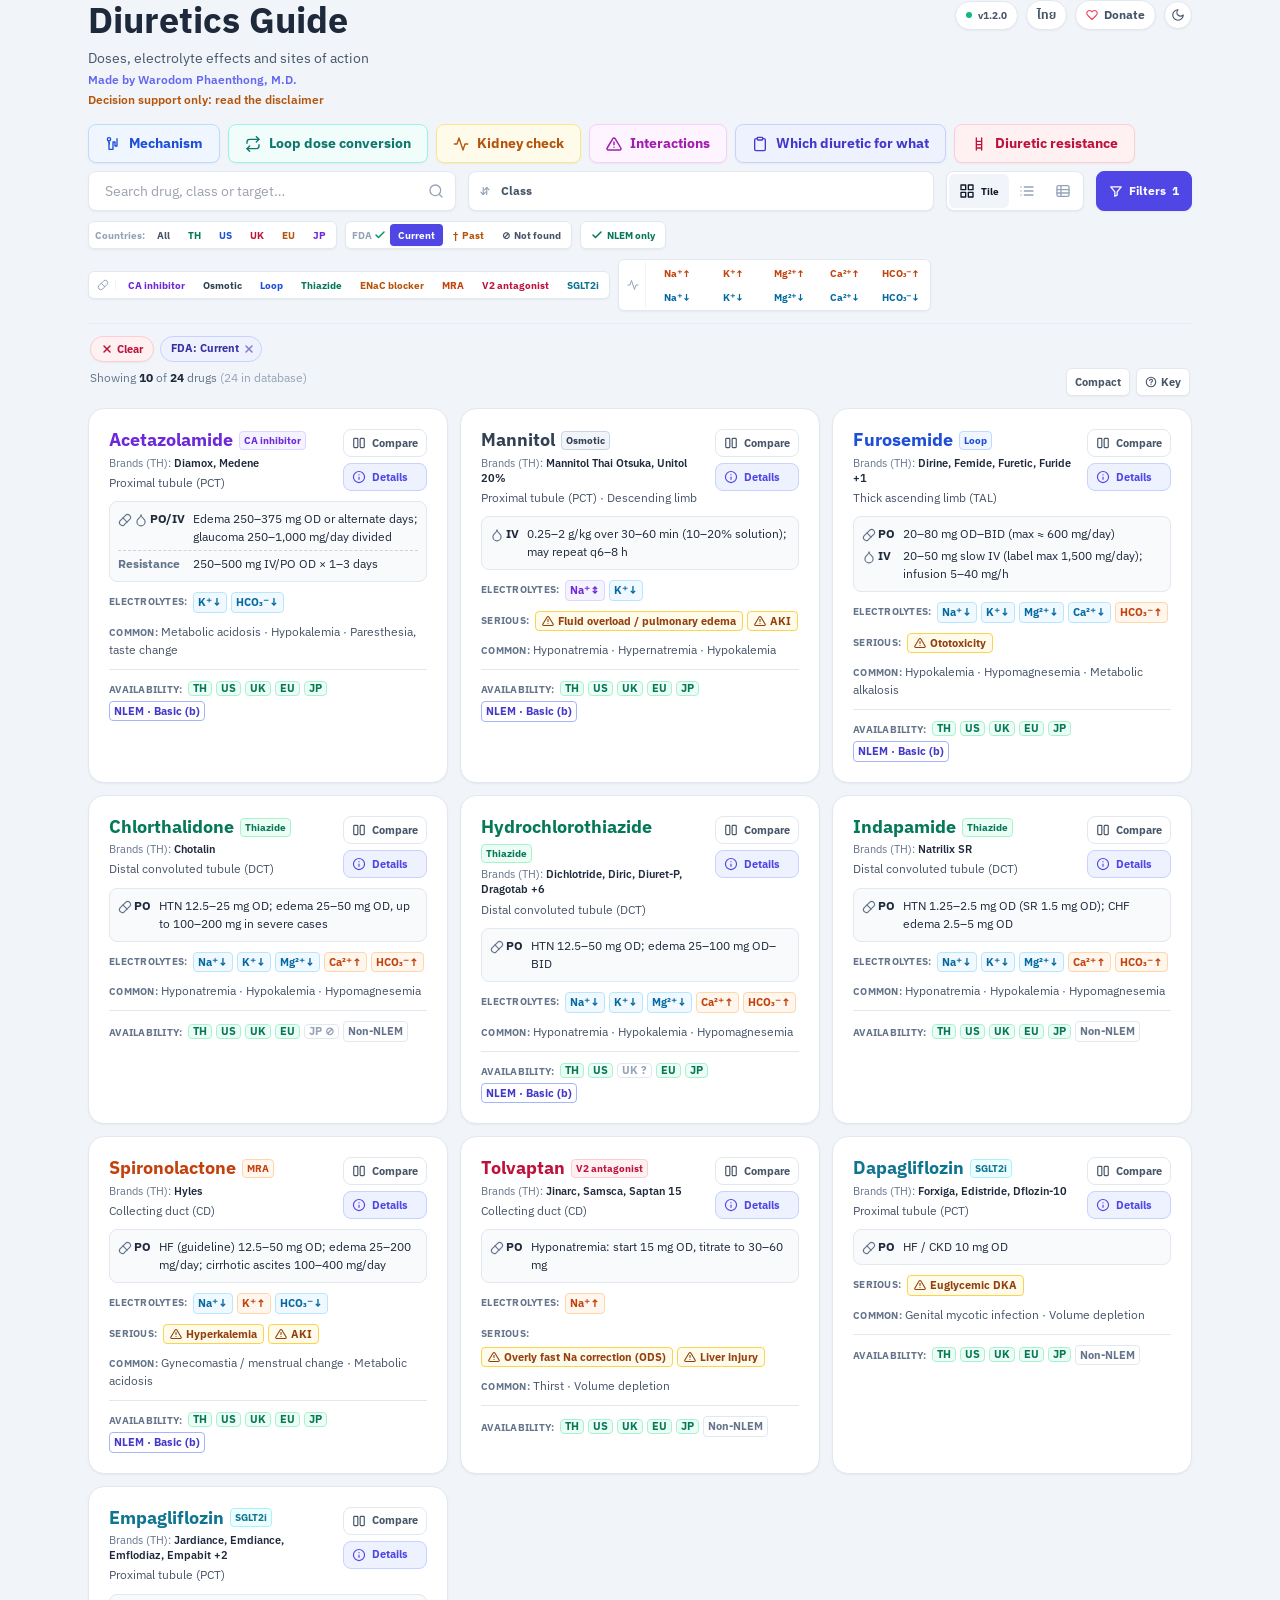
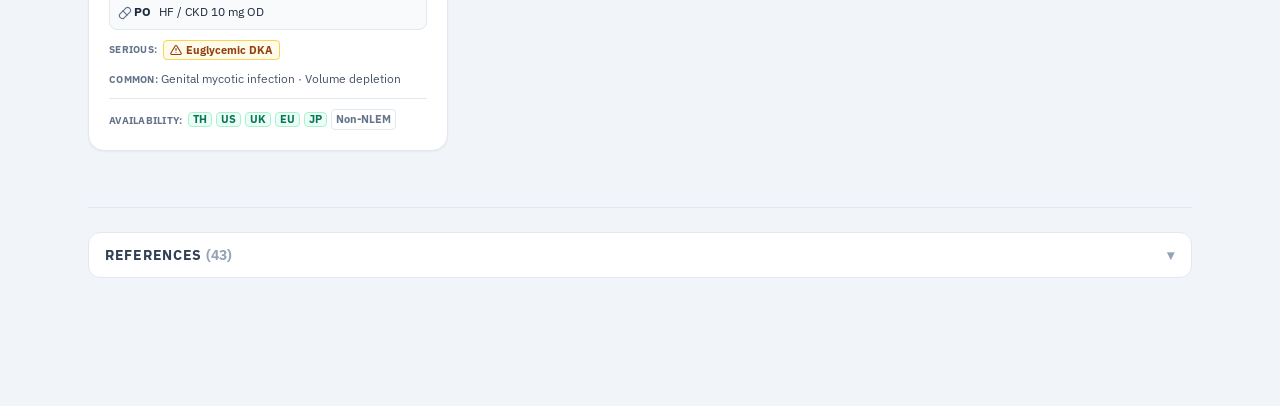
<file: index.html>
<!doctype html>
<html lang="en">
<head>
<meta charset="utf-8">
<meta name="viewport" content="width=device-width, initial-scale=1">
<title>Diuretics Guide</title>
<meta http-equiv="refresh" content="0; url=diuretic-guide.html">
<link rel="canonical" href="diuretic-guide.html">
<script>location.replace('diuretic-guide.html' + location.search + location.hash);</script>
</head>
<body>
<p><a href="diuretic-guide.html">Open Diuretics Guide</a></p>
</body>
</html>
</file>
